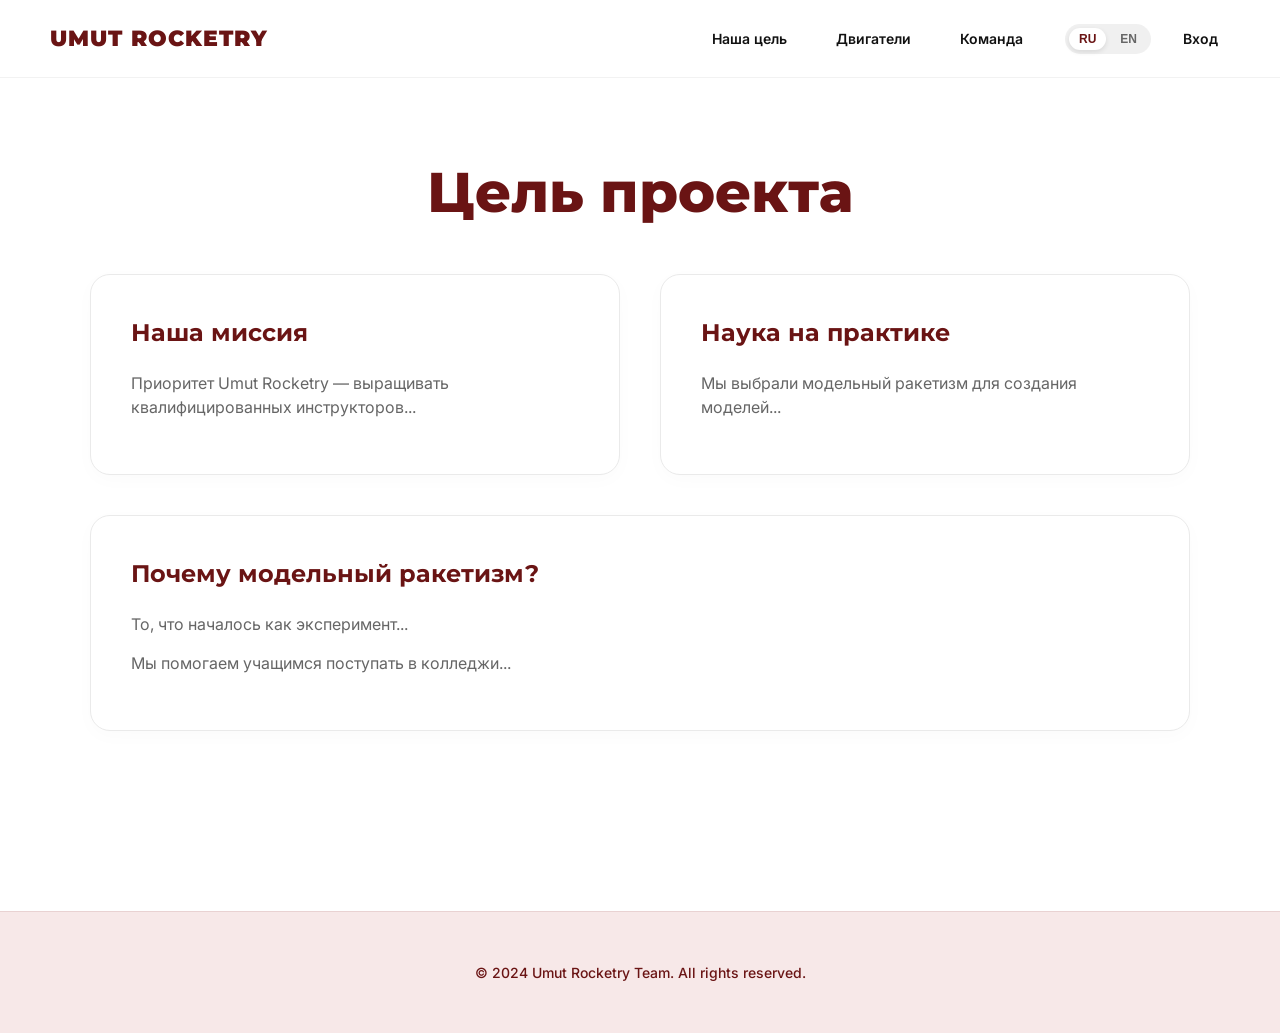
<file: about.html>
<!DOCTYPE html>
<html lang="ru">
<head>
  <meta charset="UTF-8">
  <title>Наша цель — Umut Rocketry</title>
  <link rel="stylesheet" href="style.css">
</head>
<body>
  <!-- ОБНОВЛЕННАЯ ШАПКА -->
  <header>
    <a href="index.html" class="logo-container">
      <div class="logo-text">UMUT ROCKETRY</div>
    </a>
    <div class="burger-menu" id="burgerMenu"><span></span><span></span><span></span></div>
    <div class="nav-links" id="navLinks">
      <div class="nav-left">
        <a href="about.html" data-i18n="nav_aim">Наша цель</a>
        <a href="engines.html" data-i18n="nav_engines">Двигатели</a>
        <a href="participants.html" data-i18n="nav_participants">Команда</a>
      </div>
      <div class="nav-right">
        <div class="lang-switch">
          <button class="lang-btn active" data-lang="ru">RU</button>
          <button class="lang-btn" data-lang="en">EN</button>
        </div>
        <a href="login.html" id="loginLink" data-i18n="nav_login">Вход</a>
        <a href="dashboard.html" id="dashboardLink" style="display:none;" data-i18n="nav_dashboard">Профиль</a>
        <a href="#" id="logoutLink" style="display:none;" data-i18n="nav_logout">Выйти</a>
      </div>
    </div>
  </header>

  <main class="page-container">
    <h1 class="page-title reveal" data-i18n="about_title">Цель проекта</h1>
    
    <div class="grid reveal">
      <div class="card">
        <h3 data-i18n="about_mission_title">Наша миссия</h3>
        <p data-i18n="about_mission_text">Приоритет Umut Rocketry — выращивать квалифицированных инструкторов среди учащихся, которые передают навыки по всей Кыргызской Республике. Мы проводим воркшопы и тестовые запуски для всех желающих.</p>
      </div>
      <div class="card">
        <h3 data-i18n="about_science_title">Наука на практике</h3>
        <p data-i18n="about_science_text">Мы выбрали модельный ракетизм для создания моделей S1, S6 из бумаги, стекловолокна или пластика. Создатели ракет применяют геометрию, химию и физику.</p>
      </div>
    </div>

    <div class="card reveal" style="margin-top: 40px;">
      <h3 data-i18n="about_why_title">Почему модельный ракетизм?</h3>
      <p style="margin-top: 15px;" data-i18n="about_why_p1">То, что началось как эксперимент на неделе науки в 2023 году, переросло в масштабную образовательную инициативу. В 2024 мы перешли на модельный ракетизм. Это сочетает доступные материалы и квалифицированный подход.</p>
      <p style="margin-top: 15px;" data-i18n="about_why_p2">Мы помогаем учащимся поступать в колледжи. Мы выпускаем регулярный дайджест — <strong>Umut Rocketry News</strong> — с деталями нашей работы.</p>
    </div>
  </main>

  <footer><p>© 2024 Umut Rocketry Team. All rights reserved.</p></footer>
  <script src="main.js"></script>
</body>
</html>
</file>
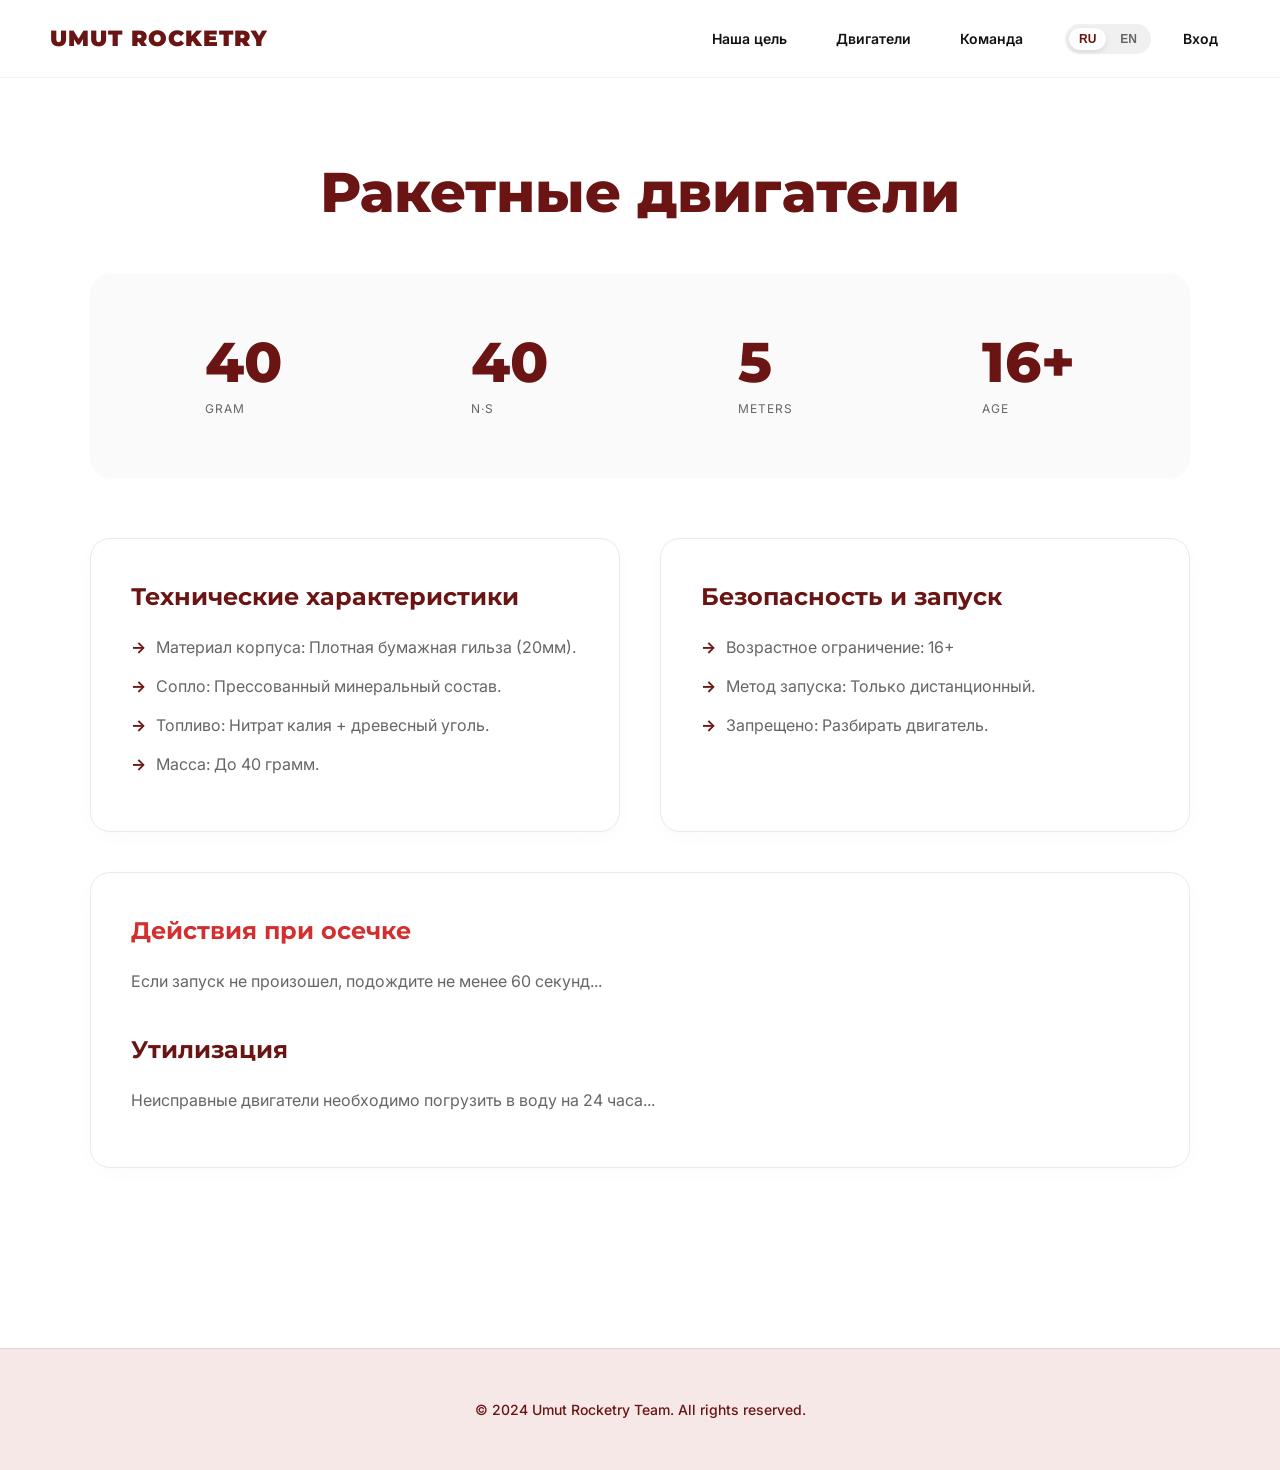
<file: engines.html>
<!DOCTYPE html>
<html lang="ru">
<head>
  <meta charset="UTF-8">
  <title>Двигатели — Umut Rocketry</title>
  <link rel="stylesheet" href="style.css">
</head>
<body>
  <header>
    <a href="index.html" class="logo-container">
      <div class="logo-text">UMUT ROCKETRY</div>
    </a>
    <div class="burger-menu" id="burgerMenu"><span></span><span></span><span></span></div>
    <div class="nav-links" id="navLinks">
      <div class="nav-left">
        <a href="about.html" data-i18n="nav_aim">Наша цель</a>
        <a href="engines.html" data-i18n="nav_engines">Двигатели</a>
        <a href="participants.html" data-i18n="nav_participants">Команда</a>
      </div>
      <div class="nav-right">
        <div class="lang-switch">
          <button class="lang-btn active" data-lang="ru">RU</button>
          <button class="lang-btn" data-lang="en">EN</button>
        </div>
        <a href="login.html" id="loginLink" data-i18n="nav_login">Вход</a>
        <a href="dashboard.html" id="dashboardLink" style="display:none;" data-i18n="nav_dashboard">Профиль</a>
        <a href="#" id="logoutLink" style="display:none;" data-i18n="nav_logout">Выйти</a>
      </div>
    </div>
  </header>

  <main class="page-container">
    <h1 class="page-title reveal" data-i18n="engines_title">Ракетные двигатели</h1>
    
    <div class="stats-section reveal">
      <div class="stat-item"><div class="stat-number"><span class="counter" data-target="40">0</span></div><div class="stat-label">Gram</div></div>
      <div class="stat-item"><div class="stat-number"><span class="counter" data-target="40">0</span></div><div class="stat-label">N·s</div></div>
      <div class="stat-item"><div class="stat-number"><span class="counter" data-target="5">0</span></div><div class="stat-label">Meters</div></div>
      <div class="stat-item"><div class="stat-number"><span class="counter" data-target="16">0</span>+</div><div class="stat-label">Age</div></div>
    </div>

    <div class="grid reveal">
      <div class="card">
        <h3 data-i18n="engines_specs">Технические характеристики</h3>
        <ul class="custom-list">
          <li data-i18n="spec_1">Материал корпуса: Плотная бумажная гильза (20мм).</li>
          <li data-i18n="spec_2">Сопло: Прессованный минеральный состав.</li>
          <li data-i18n="spec_3">Топливо: Нитрат калия + древесный уголь.</li>
          <li data-i18n="spec_4">Масса: До 40 грамм.</li>
        </ul>
      </div>
      <div class="card">
        <h3 data-i18n="engines_safety">Безопасность и запуск</h3>
        <ul class="custom-list">
          <li data-i18n="safe_1">Возрастное ограничение: 16+</li>
          <li data-i18n="safe_2">Метод запуска: Только дистанционный.</li>
          <li data-i18n="safe_3">Запрещено: Разбирать двигатель.</li>
        </ul>
      </div>
    </div>

    <div class="card reveal">
      <h3 style="color: #D32F2F;" data-i18n="engines_misfire">Действия при осечке</h3>
      <p data-i18n="engines_misfire_text" style="margin-top:10px;">Если запуск не произошел...</p>
      <br>
      <h3 data-i18n="engines_disposal">Утилизация</h3>
      <p data-i18n="engines_disposal_text" style="margin-top:10px;">Неисправные двигатели...</p>
    </div>
  </main>

  <footer><p>© 2024 Umut Rocketry Team. All rights reserved.</p></footer>
  <script src="main.js"></script>
</body>
</html>
</file>
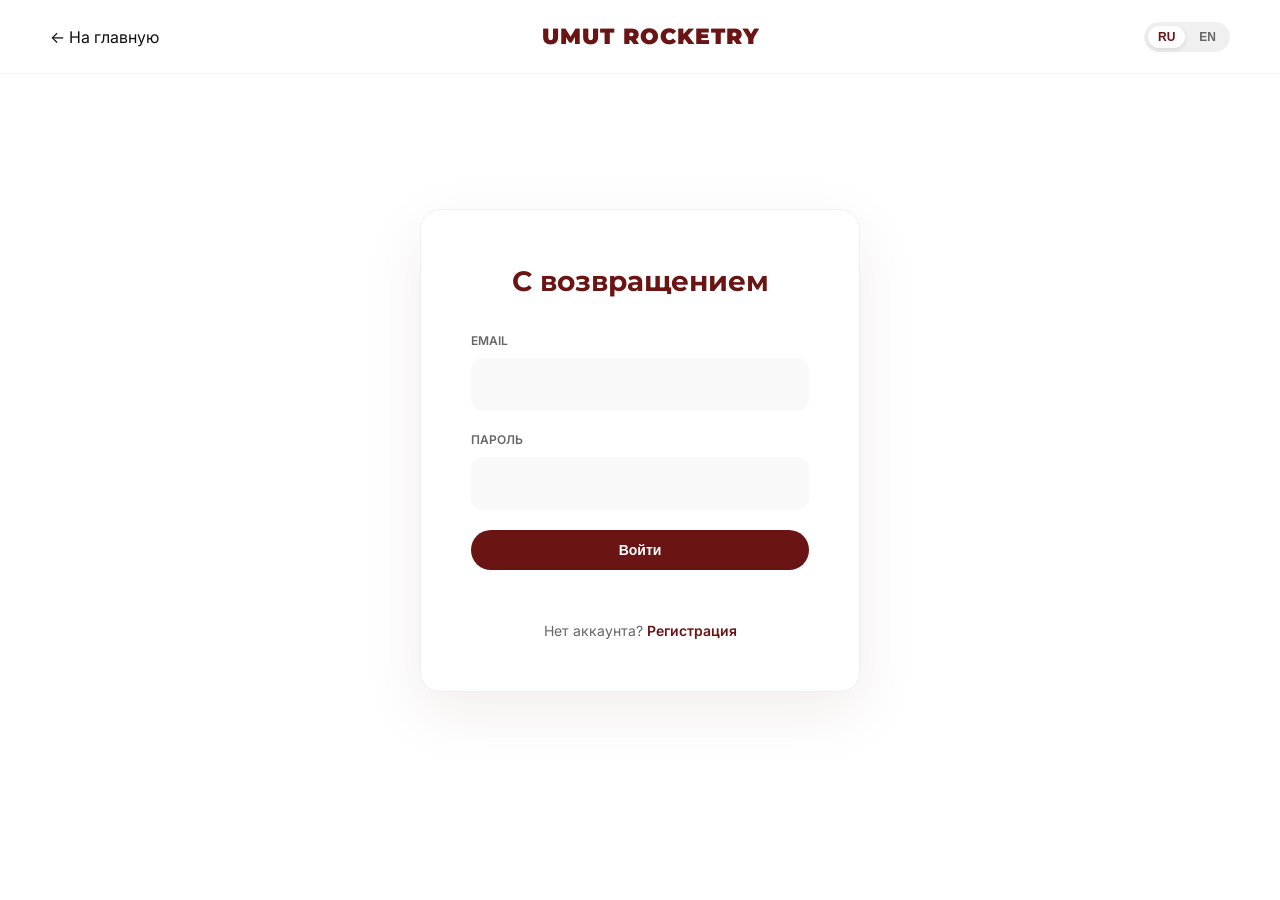
<file: login.html>
<!DOCTYPE html>
<html lang="ru">
<head>
  <meta charset="UTF-8">
  <title>Вход — Umut Rocketry</title>
  <link rel="stylesheet" href="style.css">
</head>
<body>
  <header>
    <div class="nav-left">
      <a href="index.html">← На главную</a>
    </div>
    <a href="index.html" class="logo-container"><div class="logo-text">UMUT ROCKETRY</div></a>
    <div class="nav-right">
      <div class="lang-switch">
        <button class="lang-btn active" data-lang="ru">RU</button>
        <button class="lang-btn" data-lang="en">EN</button>
      </div>
    </div>
  </header>

  <div class="auth-wrapper">
    <div class="auth-container">
      <h1 data-i18n="form_login_title">С возвращением</h1>
      <form id="loginForm" class="auth-form">
        <div class="input-group">
          <label data-i18n="form_email">Email</label>
          <input type="email" id="email" required>
        </div>
        <div class="input-group">
          <label data-i18n="form_pass">Пароль</label>
          <input type="password" id="password" required>
        </div>
        <button type="submit" class="btn-pill" style="width: 100%; justify-content: center;" data-i18n="form_login_btn">Войти</button>
        <p id="msg" class="msg"></p>
      </form>
      <p style="text-align: center; margin-top: 20px; font-size: 14px; color: #666;">
        <span data-i18n="form_no_acc">Нет аккаунта?</span> <a href="register.html" style="color: var(--primary); font-weight: 600;">Регистрация</a>
      </p>
    </div>
  </div>
  <script src="main.js"></script>
</body>
</html>
</file>
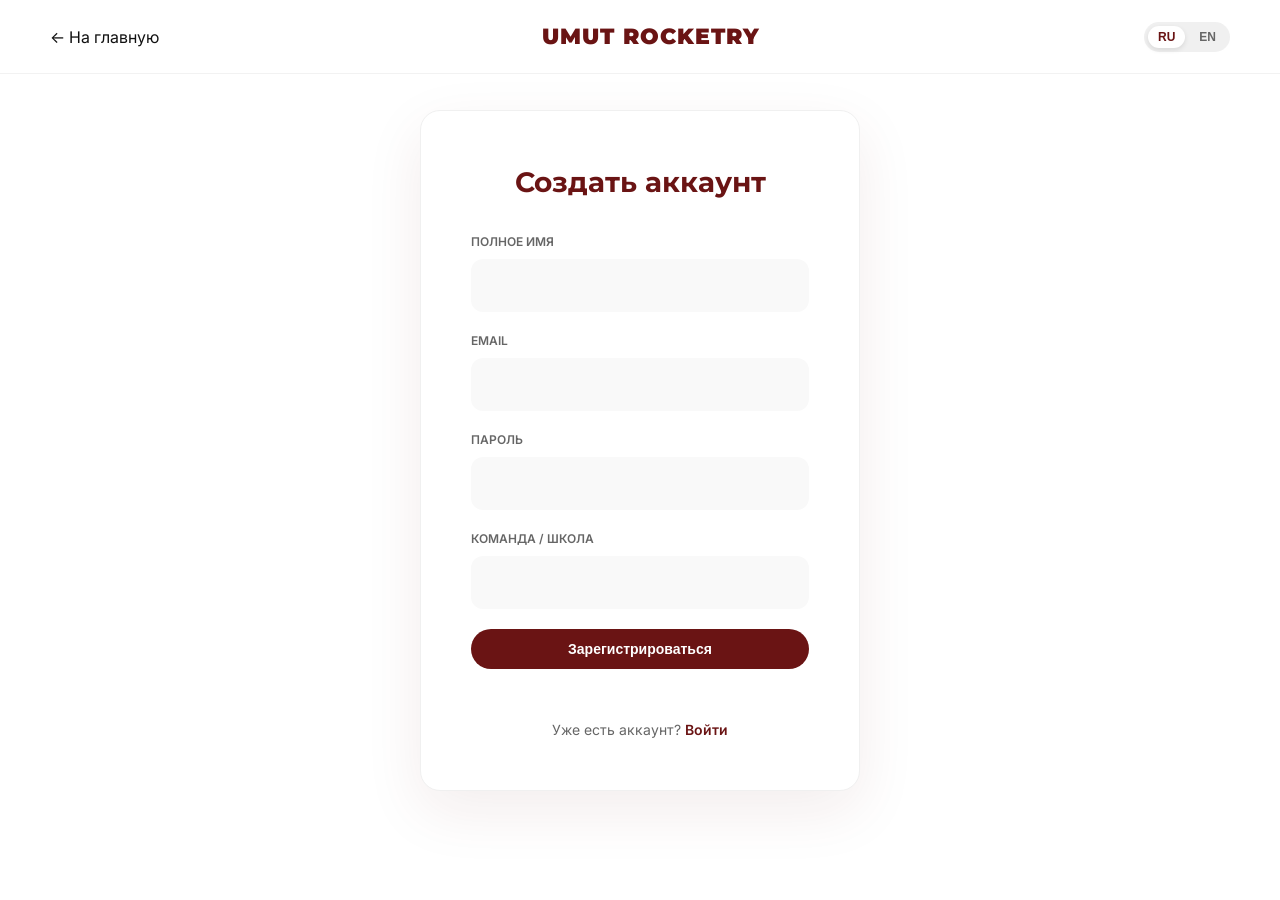
<file: register.html>
<!DOCTYPE html>
<html lang="ru">
<head>
  <meta charset="UTF-8">
  <title>Регистрация — Umut Rocketry</title>
  <link rel="stylesheet" href="style.css">
</head>
<body>
  <header>
    <div class="nav-left">
      <a href="index.html">← На главную</a>
    </div>
    <a href="index.html" class="logo-container"><div class="logo-text">UMUT ROCKETRY</div></a>
    <div class="nav-right">
      <div class="lang-switch">
        <button class="lang-btn active" data-lang="ru">RU</button>
        <button class="lang-btn" data-lang="en">EN</button>
      </div>
    </div>
  </header>

  <div class="auth-wrapper">
    <div class="auth-container">
      <h1 data-i18n="form_reg_title">Создать аккаунт</h1>
      <form id="registerForm" class="auth-form">
        <div class="input-group">
          <label data-i18n="form_name">Полное имя</label>
          <input type="text" id="name" required>
        </div>
        <div class="input-group">
          <label data-i18n="form_email">Email</label>
          <input type="email" id="email" required>
        </div>
        <div class="input-group">
          <label data-i18n="form_pass">Пароль</label>
          <input type="password" id="password" required minlength="6">
        </div>
        <div class="input-group">
          <label data-i18n="form_team">Команда / Школа</label>
          <input type="text" id="team">
        </div>
        <button type="submit" class="btn-pill" style="width: 100%; justify-content: center;" data-i18n="form_reg_btn">Зарегистрироваться</button>
        <p id="msg" class="msg"></p>
      </form>
      <p style="text-align: center; margin-top: 20px; font-size: 14px; color: #666;">
        <span data-i18n="form_have_acc">Уже есть аккаунт?</span> <a href="login.html" style="color: var(--primary); font-weight: 600;">Войти</a>
      </p>
    </div>
  </div>
  <script src="main.js"></script>
</body>
</html>
</file>
<file: style.css>
@import url('https://fonts.googleapis.com/css2?family=Montserrat:wght@400;500;600;700;800;900&family=Inter:wght@300;400;500;600&display=swap');
@import url('https://fonts.googleapis.com/css2?family=Montserrat:wght@400;500;600;700;800;900&family=Inter:wght@300;400;500;600&family=Oswald:wght@300;400;500&display=swap');
@import url('https://fonts.googleapis.com/css2?family=Montserrat:wght@400;500;600;700;800;900&family=Inter:wght@300;400;500;600&family=Oswald:wght@300;400;500&family=Great+Vibes&display=swap');
:root {
  --primary: #6A1414;
  --primary-light: #8B1A1A;
  --accent-bg: #F7E8E8;
  --bg: #FFFFFF;
  --text: #111111;
  --text-muted: #666666;
  --font-display: 'Montserrat', sans-serif;
  --font-body: 'Inter', sans-serif;
}

* { box-sizing: border-box; margin: 0; padding: 0; }

body {
  font-family: var(--font-body);
  background-color: var(--bg);
  color: var(--text);
  line-height: 1.5;
  overflow-x: hidden;
  -webkit-font-smoothing: antialiased;
  user-select: none;
}

h1, h2, h3, h4, .logo-text { font-family: var(--font-display); }

/* Убираем фиолетовый цвет ссылок после клика */
a, a:visited { color: inherit; text-decoration: none; }

/* ==========================================
   ШАПКА
   ========================================== */
header {
  position: fixed;
  top: 0; left: 0; width: 100%;
  padding: 20px 50px;
  display: flex;
  justify-content: space-between;
  align-items: center;
  z-index: 1000;
  background: rgba(255, 255, 255, 0.95);
  backdrop-filter: blur(10px);
  border-bottom: 1px solid rgba(0,0,0,0.05);
}

/* Логотип с эффектом свечения при наведении */
.logo-container { z-index: 1001; cursor: pointer; }
.logo-text {
  font-size: 22px;
  font-weight: 900;
  letter-spacing: 1px;
  color: var(--primary);
  text-transform: uppercase;
  transition: all 0.4s ease;
}
.logo-container:hover .logo-text {
  text-shadow: 0 0 15px rgba(106, 20, 20, 0.5), 0 0 30px rgba(106, 20, 20, 0.3); /* Эффект свечения */
}

/* Навигация */
.nav-links {
  display: flex;
  align-items: center;
  gap: 30px;
  transition: all 0.4s ease;
}

.nav-left { display: flex; gap: 25px; }
.nav-right { display: flex; align-items: center; gap: 20px; }

/* Красивое выделение вкладок */
.nav-links a {
  color: var(--text);
  font-size: 14px;
  font-weight: 600;
  padding: 8px 12px;
  border-radius: 8px;
  transition: all 0.3s ease;
}

.nav-links a:hover {
  color: var(--primary) !important;
  background: var(--accent-bg);
}

/* Переключатель языков */
.lang-switch { display: flex; gap: 4px; background: #F0F0F0; padding: 4px; border-radius: 20px; }
.lang-btn {
  background: none; border: none;
  color: var(--text-muted);
  font-size: 12px; font-weight: 700;
  cursor: pointer; padding: 4px 10px; border-radius: 15px;
  transition: all 0.3s;
}
.lang-btn.active { background: #FFF; color: var(--primary); box-shadow: 0 2px 5px rgba(0,0,0,0.1); }

/* Кнопка Бургер (Остается неизменной) */
.burger-menu {
  display: none;
  flex-direction: column;
  gap: 6px;
  cursor: pointer;
  z-index: 1001;
  padding: 5px;
}
.burger-menu span {
  width: 28px;
  height: 3px;
  background: var(--primary);
  border-radius: 3px;
}
/* ==========================================
   HERO SECTION (Идеальное центрирование)
   ========================================== */
.hero {
  position: relative;
  min-height: 100vh;
  display: flex;
  align-items: center;
  justify-content: center;
  overflow: hidden;
  background-color: #e7dddd; /* Светло-кремовый фон */
  padding: 20px;
}

.hero-container {
  position: relative;
  z-index: 2;
  display: flex;
  flex-direction: column;
  align-items: center; /* Центрируем по горизонтали */
  justify-content: center;
  text-align: center; /* Текст по центру */
  width: 100%;
  max-width: 1200px;
}

/* Огромный текст с картинкой внутри */
.hero-text {
  font-family: 'Montserrat', sans-serif; 
  font-size: 12vw; /* Чуть уменьшили, чтобы точно влезал */
  font-weight: 900; 
  line-height: 0.85; 
  letter-spacing: -3px; 
  text-transform: uppercase;
  margin: 0;
  color: #111; /* Черный цвет по умолчанию */
  
  /* Картинка внутри букв */
  background-image: url('images/space-bg.jpg');
  background-size: cover;
  background-position: center;
  -webkit-background-clip: text;
  -webkit-text-fill-color: transparent;
  
  /* Запрещаем тексту вылезать за пределы экрана */
  max-width: 100%;
  word-wrap: break-word; 
}

/* Мобильная версия */
@media (max-width: 900px) {
  .hero-text { font-size: 16vw; letter-spacing: -1px; }
}
/* ==========================================
   ABOUT SECTION ("О нас")
   ========================================== */
.about-section {
  display: grid;
  grid-template-columns: 1fr 2fr;
  gap: 60px;
  padding: 80px 60px;
  max-width: 1200px;
  margin: 80px auto;
  background: #FFFFFF;
  border: 1px solid #EAEAEA;
  border-radius: 24px;
  box-shadow: 0 10px 40px rgba(0, 0, 0, 0.03);
  transition: all 0.4s cubic-bezier(0.16, 1, 0.3, 1);
  align-items: center;
}
.about-section:hover {
  border-color: var(--primary);
  box-shadow: 0 20px 50px rgba(106, 20, 20, 0.08);
  transform: translateY(-5px);
}
.about-left {
  display: flex;
  flex-direction: column;
  justify-content: center;
  padding-top: 10px;
}
/* Каллиграфический шрифт для подзаголовков */
.about-tag, .subtitle {
  font-family: 'Great Vibes', cursive;
  font-size: 56px; /* Увеличили размер в 1.5 раза */
  font-weight: 400;
  color: var(--primary);
  text-transform: none;
  letter-spacing: 0;
  line-height: 1.1;
  display: inline-block;
  margin-bottom: 5px;
  /* Добавим легкую тень для объема */
  text-shadow: 2px 2px 4px rgba(106, 20, 20, 0.1);
}

.about-tag::before {
  display: none; 
}
.about-left h3 { font-size: 32px; color: var(--text); font-weight: 700; line-height: 1.2; }
.about-right p { font-size: 20px; font-weight: 500; line-height: 1.5; margin-bottom: 30px; color: var(--text-muted); }

/* Остальные стили оставляем без изменений */
.btn-pill { display: inline-flex; align-items: center; gap: 12px; background: var(--primary); color: #FFF !important; padding: 12px 24px; border-radius: 50px; font-weight: 600; font-size: 14px; transition: transform 0.3s, background 0.3s; border: none; cursor: pointer; }
.btn-pill:hover { background: var(--primary-light); transform: scale(1.05); }

.burgundy-section { background: var(--accent-bg); padding: 100px 50px; text-align: center; }
.section-header { display: flex; justify-content: center; align-items: center; gap: 20px; margin-bottom: 60px; }
.section-header .subtitle { 
  font-family: 'Great Vibes', cursive; /* Добавили каллиграфический шрифт */
  font-size: 56px; /* Увеличили размер */
  font-weight: 400; 
  color: var(--primary); 
  text-transform: none; /* Убрали принудительные заглавные буквы */
  line-height: 1.1;
  margin-right: -5px; /* Слегка придвинули к заголовку, чтобы не было огромной дыры */
  text-shadow: 2px 2px 4px rgba(106, 20, 20, 0.1);
}.section-header h2 { font-size: 48px; font-weight: 800; color: var(--text); text-transform: uppercase; letter-spacing: 1px; }
.showcase-grid { display: grid; grid-template-columns: repeat(auto-fit, minmax(250px, 1fr)); gap: 40px; max-width: 1200px; margin: 0 auto; }
.showcase-card { display: flex; flex-direction: column; align-items: center; }
.showcase-card-img-bg { background: #FFFFFF; border-radius: 50%; width: 240px; height: 240px; display: flex; align-items: center; justify-content: center; margin-bottom: 20px; box-shadow: 0 20px 40px rgba(106, 20, 20, 0.08); transition: transform 0.4s; overflow: hidden; }
.showcase-card:hover .showcase-card-img-bg { transform: scale(1.05); }
.showcase-card-img-bg img { width: 100%; height: 100%; object-fit: cover; }
.showcase-card h3 { font-size: 20px; font-weight: 700; margin-bottom: 5px; }
.showcase-card p { font-size: 14px; color: var(--text-muted); margin-bottom: 15px; }

.editorial-section { padding: 120px 50px; max-width: 1400px; margin: 0 auto; display: grid; grid-template-columns: 1fr 1fr; gap: 80px; align-items: center; }
.editorial-text p { font-size: 16px; color: var(--text-muted); line-height: 1.8; margin-bottom: 20px; }
.giant-logo-text { font-size: 8vw; font-family: var(--font-display); font-weight: 900; color: var(--primary); line-height: 0.8; letter-spacing: -5px; margin-top: 50px; text-transform: uppercase; opacity: 0.1; }

.collage { position: relative; height: 500px; }
.collage img { position: absolute; border-radius: 20px; object-fit: cover; box-shadow: 0 20px 40px rgba(0,0,0,0.1); }
.collage .img-1 { top: 0; right: 0; width: 60%; height: 220px; z-index: 2; }
.collage .img-2 { bottom: 0; left: 0; width: 70%; height: 300px; z-index: 1; }
.collage .img-3 { top: 30%; left: 10%; width: 35%; height: 160px; z-index: 3; border: 4px solid #FFF; }

.page-container { padding: 150px 50px 100px; max-width: 1200px; margin: 0 auto; }
.page-title { font-size: 56px; font-weight: 800; color: var(--primary); margin-bottom: 40px; text-align: center; }
.grid { display: grid; grid-template-columns: 1fr 1fr; gap: 40px; margin-bottom: 40px; }
.card { background: #FAFAFA; padding: 40px; border-radius: 20px; border: 1px solid #EAEAEA; transition: transform 0.3s; }
.card:hover { transform: translateY(-5px); }
.card h3 { font-size: 24px; color: var(--primary); margin-bottom: 20px; }
.card p { color: var(--text-muted); font-size: 16px; margin-bottom: 15px; }
.custom-list { list-style: none; }
.custom-list li { margin-bottom: 15px; padding-left: 25px; position: relative; color: var(--text-muted); }
.custom-list li::before { content: '→'; position: absolute; left: 0; color: var(--primary); font-weight: bold; }

.participants-grid { display: grid; grid-template-columns: repeat(auto-fit, minmax(280px, 1fr)); gap: 40px; }
.participant-card { text-align: center; }
.participant-avatar { width: 200px; height: 200px; border-radius: 50%; object-fit: cover; margin: 0 auto 20px; box-shadow: 0 15px 30px rgba(0,0,0,0.1); }
.participant-name { font-size: 22px; font-weight: 700; color: var(--primary); font-family: var(--font-display); }
.participant-role { font-size: 14px; color: var(--text-muted); text-transform: uppercase; letter-spacing: 1px; margin-top: 5px; }

.stats-section { display: flex; justify-content: space-around; padding: 60px 20px; background: #FAFAFA; border-radius: 20px; margin-bottom: 60px; }
.stat-number { font-size: 56px; font-family: var(--font-display); font-weight: 800; color: var(--primary); line-height: 1; }
.stat-label { font-size: 12px; text-transform: uppercase; color: var(--text-muted); margin-top: 10px; letter-spacing: 1px; }

.auth-wrapper { min-height: 100vh; display: flex; align-items: center; justify-content: center; padding: 100px 20px; }
.auth-container { background: #FFF; width: 100%; max-width: 440px; padding: 50px; border-radius: 20px; box-shadow: 0 20px 60px rgba(106, 20, 20, 0.08); border: 1px solid #F0F0F0; }
.auth-container h1 { text-align: center; color: var(--primary); margin-bottom: 30px; font-size: 28px; }
.auth-form { display: flex; flex-direction: column; gap: 20px; }
.input-group label { display: block; font-size: 12px; font-weight: 600; text-transform: uppercase; color: var(--text-muted); margin-bottom: 8px; }
.input-group input { width: 100%; padding: 16px; background: #F9F9F9; border: 1px solid transparent; border-radius: 12px; font-size: 15px; font-family: var(--font-body); transition: all 0.3s; color: var(--text); }
.input-group input:focus { outline: none; background: #FFF; border-color: var(--primary); box-shadow: 0 0 0 4px rgba(106, 20, 20, 0.1); }
.msg { text-align: center; font-size: 14px; font-weight: 500; margin-top: 10px; }
.msg.error { color: #D32F2F; }
.msg.success { color: #2E7D32; }

/* ==========================================
   ФУТЕР
   ========================================== */
footer {
  text-align: center;
  padding: 50px 20px;
  color: var(--primary); /* Бордовый текст для контраста */
  font-size: 14px;
  font-weight: 500;
  background-color: var(--accent-bg); /* Тот самый нежно-розовый фон */
  border-top: 1px solid rgba(106, 20, 20, 0.1); /* Легкая рамка сверху */
  margin-top: 80px; /* Отступ от контента */
}

/* ==========================================
   АДАПТИВНОСТЬ
   ========================================== */
@media (max-width: 900px) {
  header { padding: 15px 20px; }
  .burger-menu { display: flex; }
  
  .nav-links {
    position: fixed;
    top: 0; left: 0; width: 100%; height: 100vh;
    background: rgba(255, 255, 255, 0.98);
    backdrop-filter: blur(15px);
    flex-direction: column;
    justify-content: center;
    align-items: center;
    gap: 40px;
    transform: translateY(-100%);
    opacity: 0;
    pointer-events: none;
  }
  
  .nav-links.active {
    transform: translateY(0);
    opacity: 1;
    pointer-events: all;
  }

  .nav-left { flex-direction: column; align-items: center; gap: 30px; }
  .nav-right { flex-direction: column; gap: 20px; }
  .nav-links a { font-size: 20px; padding: 10px 20px; }
  
  .hero-text-bg { font-size: 25vw; }
  .about-section, .editorial-section, .grid { grid-template-columns: 1fr; padding: 40px 20px; }
  .collage { height: 400px; }
  .page-title { font-size: 36px; }
  .stats-section { flex-wrap: wrap; gap: 30px; }
}
/* ==========================================
   ОБНОВЛЕННЫЕ КАРТОЧКИ УЧАСТНИКОВ (С рамками)
   ========================================== */
.participants-grid { 
  display: grid; 
  grid-template-columns: repeat(auto-fit, minmax(280px, 1fr)); 
  gap: 40px; 
  margin-top: 40px;
}

.participant-card { 
  background: #FFFFFF;
  border: 1px solid #EAEAEA;
  border-radius: 24px;
  padding: 40px 20px;
  text-align: center; 
  box-shadow: 0 10px 30px rgba(0, 0, 0, 0.03);
  transition: all 0.4s cubic-bezier(0.16, 1, 0.3, 1);
}

.participant-card:hover {
  transform: translateY(-8px);
  border-color: var(--primary);
  box-shadow: 0 20px 40px rgba(106, 20, 20, 0.08);
}

.participant-avatar { 
  width: 160px; 
  height: 160px; 
  border-radius: 50%; 
  object-fit: cover; 
  margin: 0 auto 20px; 
  border: 4px solid var(--accent-bg);
  box-shadow: 0 10px 20px rgba(0,0,0,0.1); 
  background: #F0F0F0; /* Заглушка, если фото не загрузилось */
}

.participant-name { 
  font-size: 22px; 
  font-weight: 700; 
  color: var(--primary); 
  font-family: var(--font-display); 
  margin-bottom: 5px;
}

.participant-role { 
  font-size: 13px; 
  color: var(--text-muted); 
  text-transform: uppercase; 
  letter-spacing: 1px; 
}

/* ==========================================
   ОБНОВЛЕННЫЕ КАРТОЧКИ ABOUT (Чуть крупнее и с рамками)
   ========================================== */
.card {
  background: #FFFFFF;
  padding: 40px;
  border-radius: 20px;
  border: 1px solid #EAEAEA;
  box-shadow: 0 5px 20px rgba(0, 0, 0, 0.02);
  transition: all 0.3s;
}
.card:hover {
  border-color: var(--primary);
  box-shadow: 0 15px 40px rgba(106, 20, 20, 0.06);
  transform: translateY(-3px);
}
</file>
